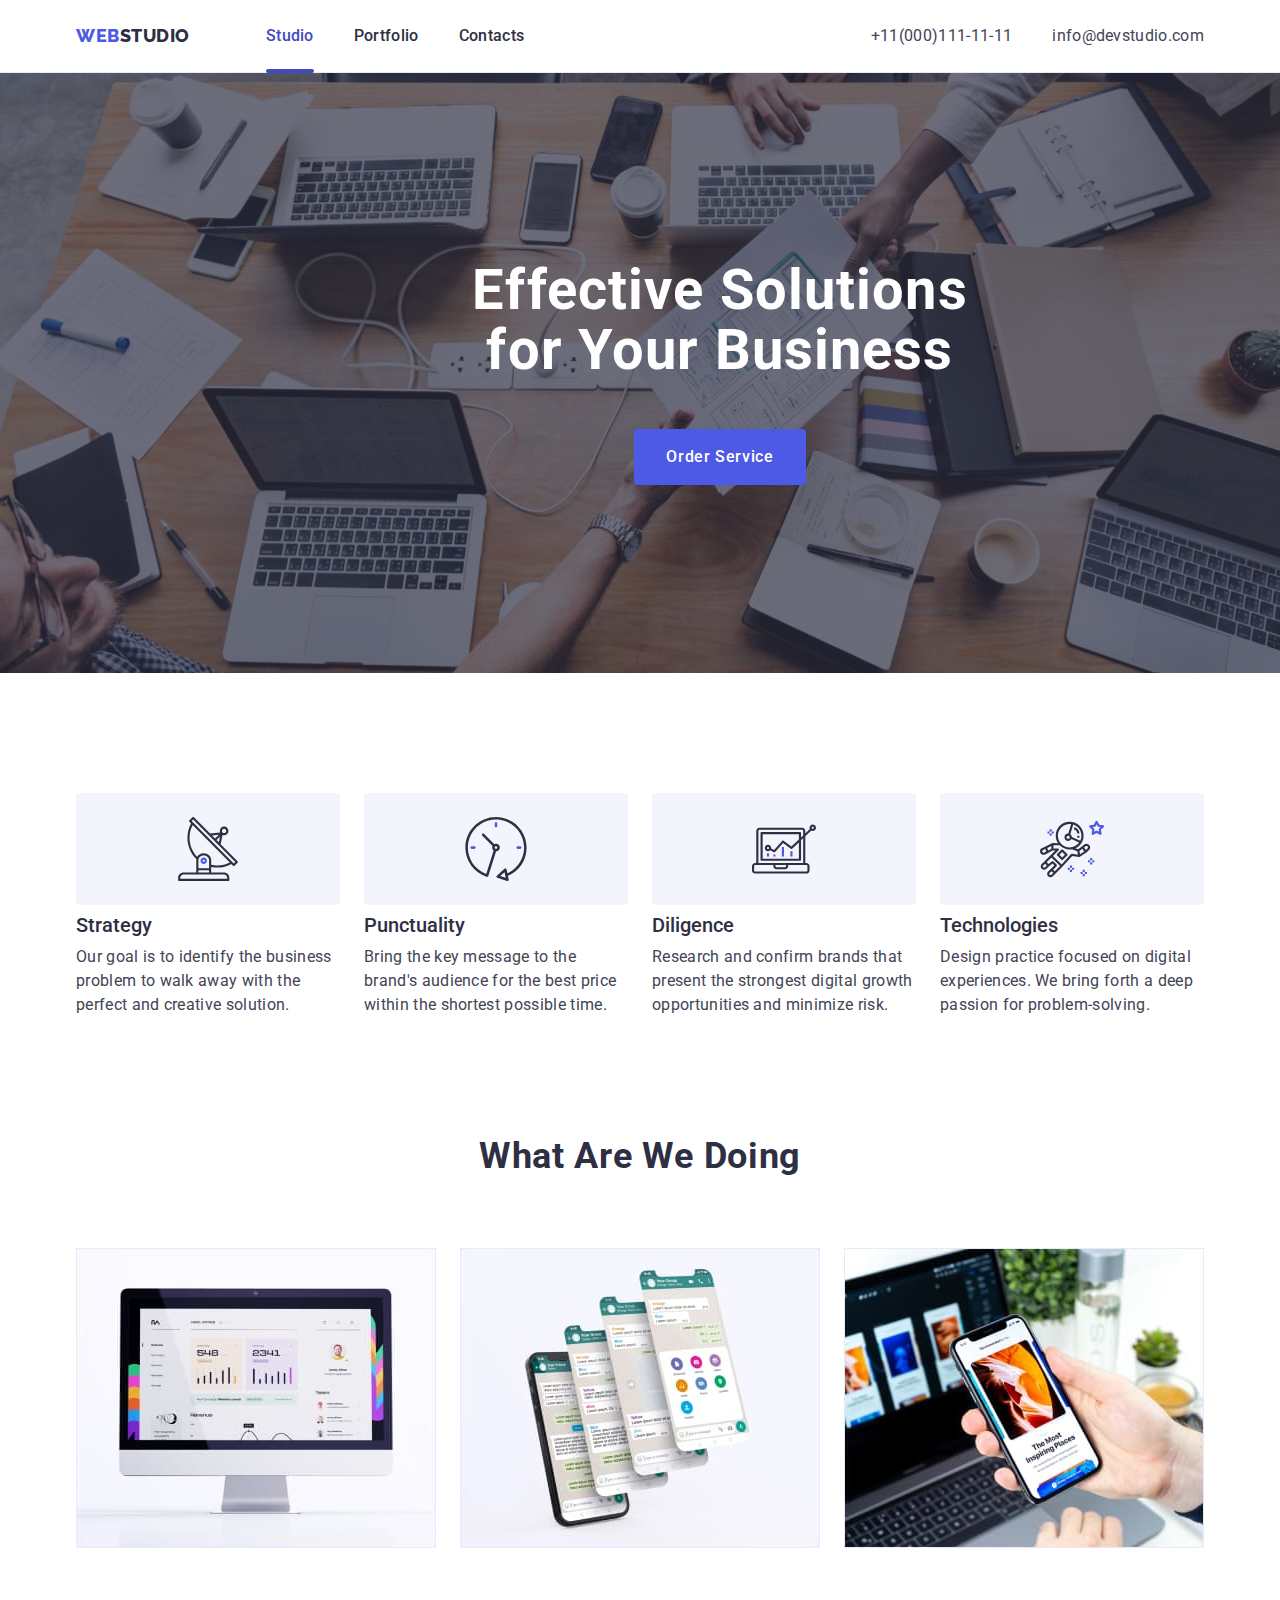
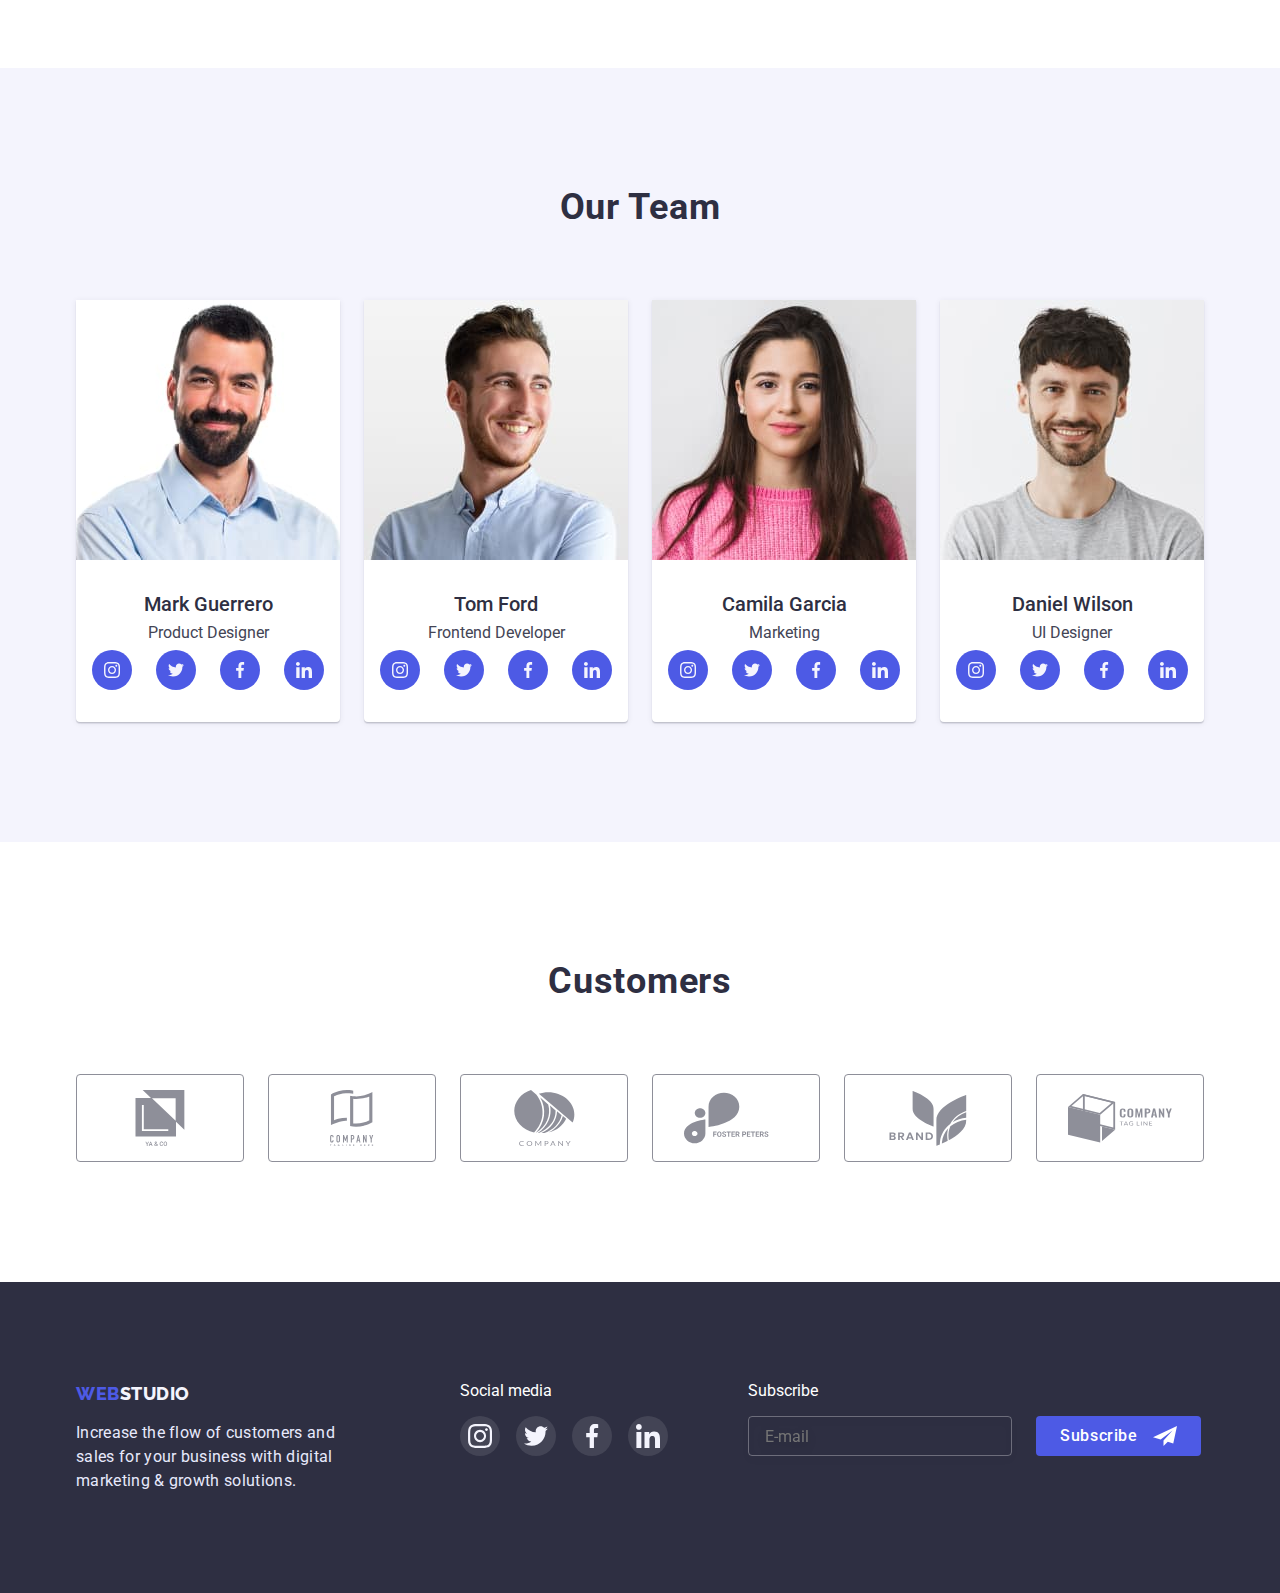
<file: index.html>
<!DOCTYPE html>
<html lang="en">
  <head>
    <meta charset="UTF-8" />
    <meta http-equiv="X-UA-Compatible" content="IE=edge" />
    <meta name="viewport" content="width=device-width, initial-scale=1.0" />
    <title>Web Studio</title>
    <!-- Modern normalize  -->
    <link
      rel="stylesheet"
      href="https://cdn.jsdelivr.net/npm/modern-normalize@1.1.0/modern-normalize.min.css"
    />
    <link rel="preconnect" href="https://fonts.googleapis.com" />
    <link rel="preconnect" href="https://fonts.gstatic.com" crossorigin />
    <link
      href="https://fonts.googleapis.com/css2?family=Raleway:wght@800&family=Roboto:wght@400;500;700;900&display=swap"
      rel="stylesheet"
    />
    <link rel="stylesheet" href="./css/styles.css" />
  </head>
  <body>
    <!-- Header section -->
    <header class="header">
      <div class="header-container container">
        <a class="header-logo-link" href="./index.html"
          ><span class="logo">WEB</span><span>STUDIO</span></a
        >
        <nav class="header-nav">
          <ul class="site-nav list">
            <li class="site-nav-item">
              <a class="header-link link-studio " href="./index.html">Studio</a>
            </li>
            <li class="site-nav-item">
              <a class="header-link" href="./portfolio.html">Portfolio</a>
            </li>
            <li class="site-nav-item">
              <a class="header-link" href="">Contacts</a>
            </li>
          </ul>
        </nav>
        <address class="header-adress">
          <ul class="adress-nav list">
            <li class="adress-nav-item">
              <a class="adress-link" href="tel:+11(000)111-11-11"
                >+11(000)111-11-11</a
              >
            </li>
            <li class="adress-nav-item">
              <a class="adress-link" href="mailto:info@devstudio.com"
                >info@devstudio.com</a
              >
            </li>
          </ul>
        </address>
      </div>
    </header>

    <!-- First section of content Hero  -->

    <main>
      <section class="hero section">
        <div class="container">
          <h1 class="hero-title">Effective Solutions for Your Business</h1>
          <button data-modal-open class="button" type="button">Order Service</button>
        </div>
      </section>

      <!-- Main section -->

      <section class="feature-section section">
        <div class="container">
          <h2 hidden>Our advantages</h2>
          <ul class="feature-list list">
            <li class="feature-list-item">
              <div class="icons-container">
                <svg class="features-icon" width="64" height="64">
                  <use href="./images/icons.svg#icon-icon1"></use>
                </svg>
              </div>
              <h3 class="section-sub-title">Strategy</h3>
              <p class="section-text">
                Our goal is to identify the business problem to walk away with
                the perfect and creative solution.
              </p>
            </li>
            <li class="feature-list-item">
              <div class="icons-container">
                <svg class="features-icon" width="64" height="64">
                  <use href="./images/icons.svg#icon-icon2"></use>
                </svg>
              </div>
              <h3 class="section-sub-title">Punctuality</h3>
              <p class="section-text">
                Bring the key message to the brand's audience for the best price
                within the shortest possible time.
              </p>
            </li>
            <li class="feature-list-item">
              <div class="icons-container">
                <svg class="features-icon" width="64" height="64">
                  <use href="./images/icons.svg#icon-icon3"></use>
                </svg>
              </div>
              <h3 class="section-sub-title">Diligence</h3>
              <p class="section-text">
                Research and confirm brands that present the strongest digital
                growth opportunities and minimize risk.
              </p>
            </li>
            <li class="feature-list-item">
              <div class="icons-container">
                <svg class="features-icon" width="64" height="64">
                  <use href="./images/icons.svg#icon-icon4"></use>
                </svg>
              </div>
              <h3 class="section-sub-title">Technologies</h3>
              <p class="section-text">
                Design practice focused on digital experiences. We bring forth a
                deep passion for problem-solving.
              </p>
            </li>
          </ul>
        </div>
      </section>

      <!-- About work section -->

      <section class="about-section section">
        <div class="container">
          <h2 class="section-title">What are we doing</h2>
          <ul class="gallery-list list">
            <li class="gallery-list-item">
              <img src="./images/work/img1.jpg" alt="website" width="360" />
            </li>
            <li class="gallery-list-item">
              <img src="./images/work/img2.jpg" alt="attachment" width="360" />
            </li>
            <li class="gallery-list-item">
              <img src="./images/work/img3.jpg" alt="aplication" width="360" />
            </li>
          </ul>
        </div>
      </section>

      <!-- About Team Group -->

      <section class="team-section section">
        <div class="container">
          <h2 class="section-title">Our Team</h2>
          <ul class="team-card list">
            <li class="team-card-item">
              <img src="./images/team/mark.jpg" alt="Mark" width="264" />
              <div class="team-wrapper">
                <h3 class="section-sub-title">Mark Guerrero</h3>
                <p class="team-text">Product Designer</p>
                <ul class="socials-list list">
                  <li class="social-item">
                    <a
                      class="socials-link link"
                      href="https://www.instagram.com/"
                      aria-label="Instagram"
                      rel="noopener noreferrer"
                      target="_blank"
                    >
                      <svg class="social-icon" width="16" height="16">
                        <use href="./images/icons.svg#icon-instagram"></use>
                      </svg>
                    </a>
                  </li>
                  <li class="social-item">
                    <a
                      class="socials-link link"
                      href="https://twitter.com/"
                      aria-label="Twitter"
                      rel="noopener noreferrer"
                      target="_blank"
                    >
                      <svg class="social-icon" width="16" height="16">
                        <use href="./images/icons.svg#icon-twitter"></use>
                      </svg>
                    </a>
                  </li>
                  <li class="social-item">
                    <a
                      class="socials-link link"
                      href="https://www.facebook.com/"
                      aria-label="Facebook"
                      rel="noopener noreferrer"
                      target="_blank"
                    >
                      <svg class="social-icon" width="16" height="16">
                        <use href="./images/icons.svg#icon-facebook"></use>
                      </svg>
                    </a>
                  </li>
                  <li class="social-item">
                    <a
                      class="socials-link link"
                      href="https://www.linkedin.com/"
                      aria-label="Linkedin"
                      rel="noopener noreferrer"
                      target="_blank"
                    >
                      <svg class="social-icon" width="16" height="16">
                        <use href="./images/icons.svg#icon-linkedin"></use>
                      </svg>
                    </a>
                  </li>
                </ul>
              </div>
            </li>
            <li class="team-card-item">
              <img src="./images/team/tom.jpg" alt="Tom" width="264" />
              <div class="team-wrapper">
                <h3 class="section-sub-title">Tom Ford</h3>
                <p class="team-text">Frontend Developer</p>
                <ul class="socials-list list">
                  <li class="social-item">
                    <a
                      class="socials-link link"
                      href="https://www.instagram.com/"
                      aria-label="Instagram"
                      rel="noopener noreferrer"
                      target="_blank"
                    >
                      <svg class="social-icon" width="16" height="16">
                        <use href="./images/icons.svg#icon-instagram"></use>
                      </svg>
                    </a>
                  </li>
                  <ul class="socials-list list">
                  <li class="social-item">
                    <a
                      class="socials-link link"
                      href="https://www.twitter.com/"
                      aria-label="Twitter"
                      rel="noopener noreferrer"
                      target="_blank"
                    >
                      <svg class="social-icon" width="16" height="16">
                        <use href="./images/icons.svg#icon-twitter"></use>
                      </svg>
                    </a>
                  </li>
                  <ul class="socials-list list">
                  <li class="social-item">
                    <a
                      class="socials-link link"
                      href="https://www.facebook.com/"
                      aria-label="Facebook"
                      rel="noopener noreferrer"
                      target="_blank"
                    >
                      <svg class="social-icon" width="16" height="16">
                        <use href="./images/icons.svg#icon-facebook"></use>
                      </svg>
                    </a>
                  </li>
                  <ul class="socials-list list">
                  <li class="social-item">
                    <a
                      class="socials-link link"
                      href="https://www.linkedin.com/"
                      aria-label="Linkedin"
                      rel="noopener noreferrer"
                      target="_blank"
                    >
                      <svg class="social-icon" width="16" height="16">
                        <use href="./images/icons.svg#icon-linkedin"></use>
                      </svg>
                    </a>
                  </li>
              </div>
            </li>
            <li class="team-card-item">
              <img src="./images/team/camila.jpg" alt="Camila" width="264" />
              <div class="team-wrapper">
                <h3 class="section-sub-title">Camila Garcia</h3>
                <p class="team-text">Marketing</p>
                <ul class="socials-list list">
                  <li class="social-item">
                    <a
                      class="socials-link link"
                      href="https://www.instagram.com/"
                      aria-label="Instagram"
                      rel="noopener noreferrer"
                      target="_blank"
                    >
                      <svg class="social-icon" width="16" height="16">
                        <use href="./images/icons.svg#icon-instagram"></use>
                      </svg>
                    </a>
                  </li><ul class="socials-list list">
                  <li class="social-item">
                    <a
                      class="socials-link link"
                      href="https://www.twitter.com/"
                      aria-label="Twitter"
                      rel="noopener noreferrer"
                      target="_blank"
                    >
                      <svg class="social-icon" width="16" height="16">
                        <use href="./images/icons.svg#icon-twitter"></use>
                      </svg>
                    </a>
                  </li><ul class="socials-list list">
                  <li class="social-item">
                    <a
                      class="socials-link link"
                      href="https://www.facebook.com/"
                      aria-label="Facebook"
                      rel="noopener noreferrer"
                      target="_blank"
                    >
                      <svg class="social-icon" width="16" height="16">
                        <use href="./images/icons.svg#icon-facebook"></use>
                      </svg>
                    </a>
                  </li><ul class="socials-list list">
                  <li class="social-item">
                    <a
                      class="socials-link link"
                      href="https://www.linkedin.com/"
                      aria-label="linkedin"
                      rel="noopener noreferrer"
                      target="_blank"
                    >
                      <svg class="social-icon" width="16" height="16">
                        <use href="./images/icons.svg#icon-linkedin"></use>
                      </svg>
                    </a>
                  </li>
              </div>
            </li>
            <li class="team-card-item">
              <img src="./images/team/daniel.jpg" alt="Daniel" width="264" />
              <div class="team-wrapper">
                <h3 class="section-sub-title">Daniel Wilson</h3>
                <p class="team-text">UI Designer</p>
                <ul class="socials-list list">
                  <li class="social-item">
                    <a
                      class="socials-link link"
                      href="https://www.instagram.com/"
                      aria-label="Instagram"
                      rel="noopener noreferrer"
                      target="_blank"
                    >
                      <svg class="social-icon" width="16" height="16">
                        <use href="./images/icons.svg#icon-instagram"></use>
                      </svg>
                    </a>
                  </li><ul class="socials-list list">
                  <li class="social-item">
                    <a
                      class="socials-link link"
                      href="https://www.twitter.com/"
                      aria-label="Twitter"
                      rel="noopener noreferrer"
                      target="_blank"
                    >
                      <svg class="social-icon" width="16" height="16">
                        <use href="./images/icons.svg#icon-twitter"></use>
                      </svg>
                    </a>
                  </li><ul class="socials-list list">
                  <li class="social-item">
                    <a
                      class="socials-link link"
                      href="https://www.facebook.com/"
                      aria-label="Facebook"
                      rel="noopener noreferrer"
                      target="_blank"
                    >
                      <svg class="social-icon" width="16" height="16">
                        <use href="./images/icons.svg#icon-facebook"></use>
                      </svg>
                    </a>
                  </li><ul class="socials-list list">
                  <li class="social-item">
                    <a
                      class="socials-link link"
                      href="https://www.linkedin.com/"
                      aria-label="linkedin"
                      rel="noopener noreferrer"
                      target="_blank"
                    >
                      <svg class="social-icon" width="16" height="16">
                        <use href="./images/icons.svg#icon-linkedin"></use>
                      </svg>
                    </a>
                  </li>
              </div>
            </li>
          </ul>
        </div>
      </section>


<!-- Customers -->


<section class="section">
  <div class="container">
<h2 class="section-title">Customers</h2>
<ul class="customers-list list">
  <li class="customers-item">
    <a class="customers-link link" href=""> 
    <svg class="customers-icon" width="104" height="56"> 
    <use href="./images/icons.svg#icon-client1"></use>
    </svg>
    </a>
  </li>
  <li class="customers-item">
    <a class="customers-link link" href=""> 
    <svg class="customers-icon" width="104" height="56"> 
    <use href="./images/icons.svg#icon-client2"></use>
    </svg>
    </a>
  </li>
  <li class="customers-item">
    <a class="customers-link link" href=""> 
    <svg class="customers-icon" width="104" height="56"> 
    <use href="./images/icons.svg#icon-client3"></use>
    </svg>
    </a>
  </li>
  <li class="customers-item">
    <a class="customers-link link" href=""> 
    <svg class="customers-icon" width="104" height="56"> 
    <use href="./images/icons.svg#icon-client4"></use>
    </svg>
    </a>
  </li>
  <li class="customers-item">
    <a class="customers-link link" href=""> 
    <svg class="customers-icon" width="104" height="56"> 
    <use href="./images/icons.svg#icon-client5"></use>
    </svg>
    </a>
  </li>
  <li class="customers-item">
    <a class="customers-link link" href=""> 
    <svg class="customers-icon" width="104" height="56"> 
    <use href="./images/icons.svg#icon-client6"></use>
    </svg>
    </a>
  </li>
  </div>
</section>
</main>

    <!-- Footer section -->

    <footer class="footer-section">
      <div class="container footer-container">
        <div class="footer-about-logo"> 
        <a class="footer-logo-link" href="./index.html"
          ><span class="logo">WEB</span><span>STUDIO</span>
        </a>
        <p class="footer-text">
          Increase the flow of customers and sales for your business with
          digital marketing &#38; growth solutions.
        </p>
      </div>
      <div class="socials-footer">
        <p>Social media</p>
        <ul class="socials-footer-list list"> 
          <li class="socials-footer-items">
            <a
                      class="socials-link-footer link"
                      href="https://www.instagram.com/"
                      aria-label="Instagram"
                      rel="noopener noreferrer"
                      target="_blank"
                    >
                      <svg class="footer-icon" width="24" height="24">
                        <use href="./images/icons.svg#icon-instagram"></use>
                      </svg>
                    </a>
          </li>
          <li class="socials-footer-items">
            <a
                      class="socials-link-footer link"
                      href="https://www.twitter.com/"
                      aria-label="Twitter"
                      rel="noopener noreferrer"
                      target="_blank"
                    >
                      <svg class="footer-icon" width="24" height="24">
                        <use href="./images/icons.svg#icon-twitter"></use>
                      </svg>
                    </a>
          </li>
          <li class="socials-footer-items">
            <a
                      class="socials-link-footer link"
                      href="https://www.facebook.com/"
                      aria-label="Facebook"
                      rel="noopener noreferrer"
                      target="_blank"
                    >
                      <svg class="footer-icon" width="24" height="24">
                        <use href="./images/icons.svg#icon-facebook"></use>
                      </svg>
                    </a>
          </li>
          <li class="socials-footer-items">
            <a
                      class="socials-link-footer link"
                      href="https://www.linkedin.com/"
                      aria-label="linkedin"
                      rel="noopener noreferrer"
                      target="_blank"
                    >
                      <svg class="footer-icon" width="24" height="24">
                        <use href="./images/icons.svg#icon-linkedin"></use>
                      </svg>
                    </a>
          </li>
        </ul>
      </div>

    
  <div class="footer-subscribe">
     <form>  
        <p class="subscribe-title">Subscribe</p> 
        <div class="subscribe-form">
            <label>  
            <input class="subscribe-form-field" type="email" name="user_mail" id="user_mail" placeholder="E-mail" />
            </label>
        <div class="subscribe-button-form">  
        <button class="subscribe-button button" type="submit"> Subscribe   
        <svg class="subscribe-icon" width="24" height="20">
            <use href="./images/icons.svg#send-icon"></use>
        </svg>
        </button>
      </div>
      </form>
      </div>
      </div>
      </div>
    </footer>
    <div class="backdrop is-hidden" data-modal>
          <div class="modal">
            <button data-modal-close class="modal-button" type="button">  
            <svg class="modal-icon" width="8" height="8">
              <use href="./images/icons.svg#modal-icon"></use> 
            </svg>
            </button>
            <strong class="modal-title">Leave your contacts and we will call you back</strong>
            <form class="order-form" name="order_form">
                <label class="order-form-label" for="user_name">Name</label>
                <div class="order-form-group">  
                    <input class="order-form-field" type="text" name="user_name" id="user_name" />
                    <svg class="order-form-icon" width="18" height="18">
                        <use href="./images/icons.svg#person-icon"></use>  
                    </svg>
                </div>
                <label class="order-form-label" for="user_phone">Phone</label>
                <div class="order-form-group">  
                    <input class="order-form-field" type="text" name="user_phone" id="user_phone" />
                      <svg class="order-form-icon" width="18" height="18">
                        <use href="./images/icons.svg#phone-icon"></use>  
                    </svg>
                </div>
                <label class="order-form-label" for="user_mail">Email</label>
                <div class="order-form-group">  
                    <input class="order-form-field" type="text" name="user_mail" id="user_mail" />
                      <svg class="order-form-icon" width="18" height="18">
                        <use href="./images/icons.svg#mail-icon"></use>  
                    </svg>
                </div>
                <label class="order-form-label" for="user_comment">Comment</label>
          <textarea class="order-form-comment" name="user_comment" id="user-comment" placeholder="Text input"></textarea>
<label class="order-form-agreement">
    <input class="order-form-checkbox" type="checkbox">
    <span class="order-form-desc">I accept the terms and conditions of the 
    <a class="order-form-link" href="">Privacy Policy</a>
    </span>
</label>

          <button class="order-form-button button" type="submit">Send</button>
            </form>
          </div>
        </div> 
    <script src="./modal.js"></script>
  </body>
</html>
</file>
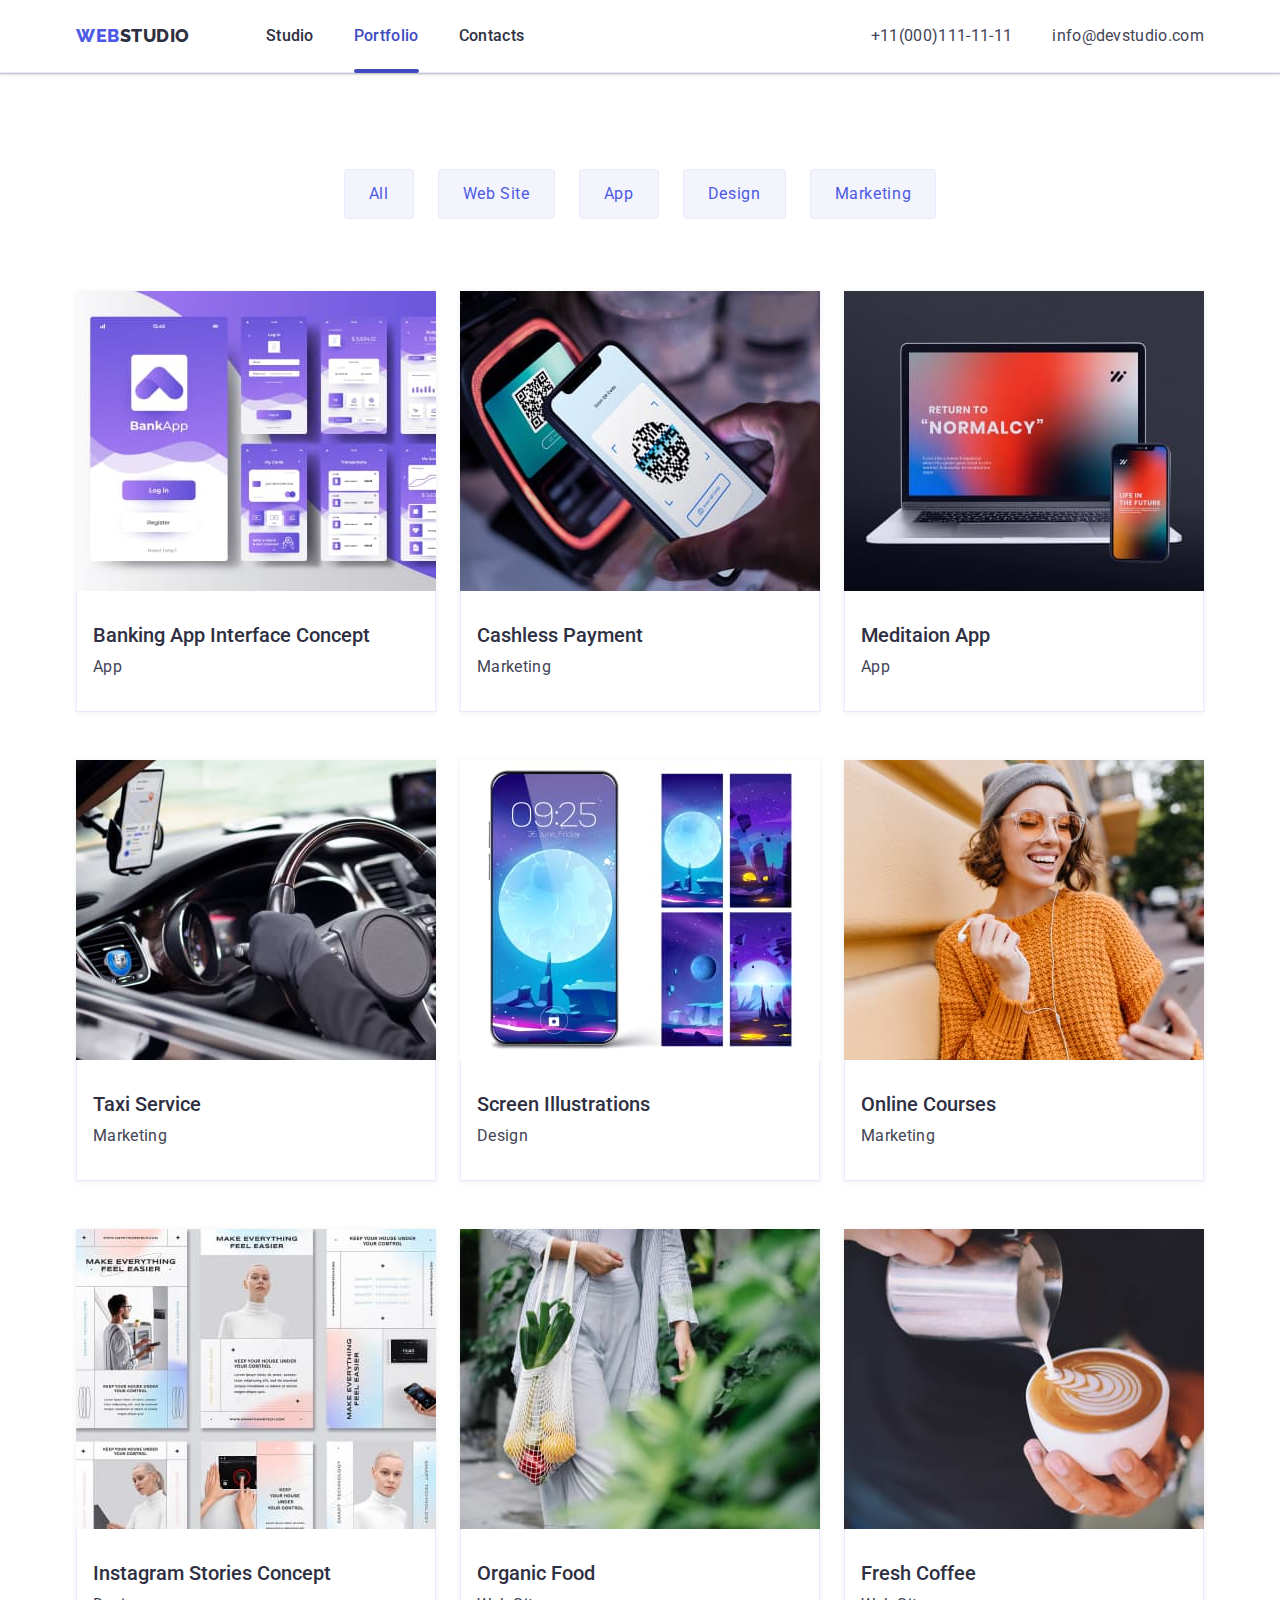
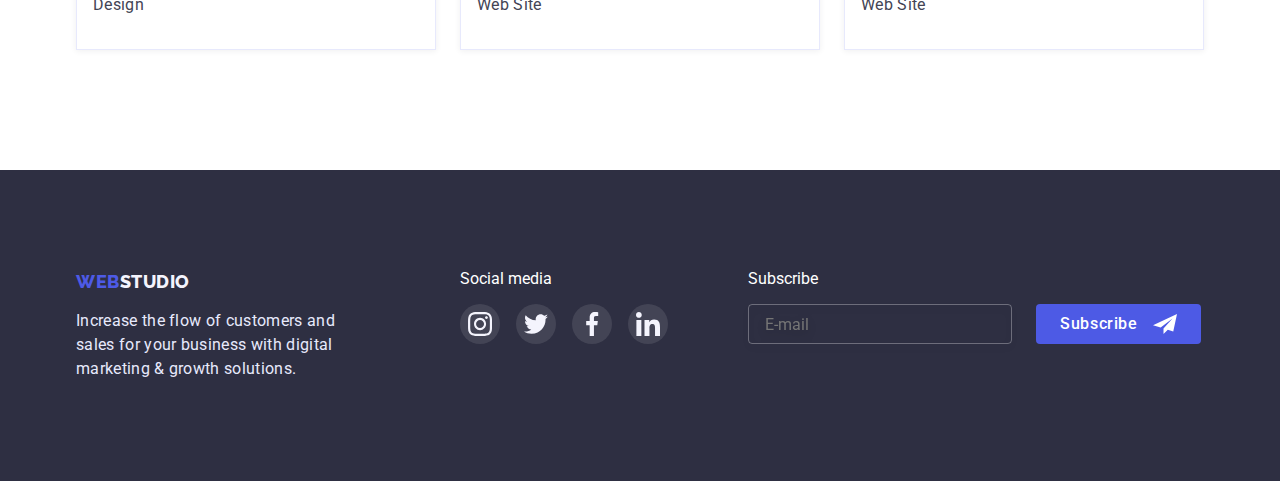
<file: portfolio.html>
<!DOCTYPE html>
<html lang="en">
  <head>
    <meta charset="UTF-8" />
    <meta http-equiv="X-UA-Compatible" content="IE=edge" />
    <meta name="viewport" content="width=device-width, initial-scale=1.0" />
    <title>Web Studio</title>
    <!-- Modern normalize -->
    <link
      rel="stylesheet"
      href="https://cdn.jsdelivr.net/npm/modern-normalize@1.1.0/modern-normalize.min.css"
    />
    <!-- Fonts -->
    <link rel="preconnect" href="https://fonts.googleapis.com" />
    <link rel="preconnect" href="https://fonts.gstatic.com" crossorigin />
    <link
      href="https://fonts.googleapis.com/css2?family=Raleway:wght@800&family=Roboto:wght@400;500;700;900&display=swap"
      rel="stylesheet"
    />
    <link rel="stylesheet" href="./css/styles.css" />
  </head>
  <body>
    <!-- Header -->
    <header class="header">
      <div class="header-container container">
        <a class="header-logo-link" href="./index.html">
          <span class="logo">WEB</span><span>STUDIO</span></a
        >
        <nav class="header-nav">
          <ul class="site-nav list">
            <li class="site-nav-item">
              <a class="header-link" href="./index.html">Studio</a>
            </li>
            <li class="site-nav-item">
              <a class="header-link link-portfolio" href="./portfolio.html"
                >Portfolio</a
              >
            </li>
            <li class="site-nav-item">
              <a class="header-link" href="">Contacts</a>
            </li>
          </ul>
        </nav>
        <address class="header-adress">
          <ul class="adress-nav list">
            <li class="adress-nav-item">
              <a class="adress-link" href="tel:+11(000)111-11-11"
                >+11(000)111-11-11</a
              >
            </li>
            <li class="adress-nav-item">
              <a class="adress-link" href="mailto:info@devstudio.com"
                >info@devstudio.com</a
              >
            </li>
          </ul>
        </address>
      </div>
    </header>

    <!-- Portfolio section -->

    <main>
      <section class="portfolio-section section">
        <div class="container">
          <!-- Hidden H1 -->
          <h1 hidden>Portfolio sections</h1>
          <ul class="btn-list list">
            <li>
              <button class="btn" type="button">All</button>
            </li>
            <li>
              <button class="btn" type="button">Web Site</button>
            </li>
            <li>
              <button class="btn" type="button">App</button>
            </li>
            <li>
              <button class="btn" type="button">Design</button>
            </li>
            <li>
              <button class="btn" type="button">Marketing</button>
            </li>
          </ul>
          <ul class="portfolio-list list">
            <li class="portfolio-list-item">
              <a class="card-link link" href="">
                <div class="project-thumb">
                  <img
                    src="./images/portfolio/project1.jpg"
                    alt="Bank app"
                    width="360"
                  />
                  <p class="overlay-card">
                    14 Stylish and User-Friendly App Design Concepts · Task
                    Manager App · Calorie Tracker App · Exotic Fruit Ecommerce
                    App · Cloud Storage App
                  </p>
                </div>
                <div class="portfolio-wrapper">
                  <h2 class="section-sub-title">
                    Banking App Interface Concept
                  </h2>
                  <p class="section-text">App</p>
                </div>
              </a>
            </li>
            <li class="portfolio-list-item">
              <a class="card-link link" href="">
                <div class="project-thumb">
                  <img
                    src="./images/portfolio/project2.jpg"
                    alt="Payment"
                    width="360"
                  />
                  <p class="overlay-card">
                    14 Stylish and User-Friendly App Design Concepts · Task
                    Manager App · Calorie Tracker App · Exotic Fruit Ecommerce
                    App · Cloud Storage App
                  </p>
                </div>
                <div class="portfolio-wrapper">
                  <h2 class="section-sub-title">Cashless Payment</h2>
                  <p class="section-text">Marketing</p>
                </div>
              </a>
            </li>
            <li class="portfolio-list-item">
              <a class="card-link link" href="">
                <div class="project-thumb">
                  <img
                    src="./images/portfolio/project3.jpg"
                    alt="Meditacion"
                    width="360"
                  />
                  <p class="overlay-card">
                    14 Stylish and User-Friendly App Design Concepts · Task
                    Manager App · Calorie Tracker App · Exotic Fruit Ecommerce
                    App · Cloud Storage App
                  </p>
                </div>
                <div class="portfolio-wrapper">
                  <h2 class="section-sub-title">Meditaion App</h2>
                  <p class="section-text">App</p>
                </div>
              </a>
            </li>
            <li class="portfolio-list-item">
              <a class="card-link link" href="">
                <div class="project-thumb">
                  <img
                    src="./images/portfolio/project4.jpg"
                    alt="Taxi"
                    width="360"
                  />
                  <p class="overlay-card">
                    14 Stylish and User-Friendly App Design Concepts · Task
                    Manager App · Calorie Tracker App · Exotic Fruit Ecommerce
                    App · Cloud Storage App
                  </p>
                </div>
                <div class="portfolio-wrapper">
                  <h2 class="section-sub-title">Taxi Service</h2>
                  <p class="section-text">Marketing</p>
                </div>
              </a>
            </li>
            <li class="portfolio-list-item">
              <a class="card-link link" href="">
                <div class="project-thumb">
                  <img
                    src="./images/portfolio/project5.jpg"
                    alt="Design"
                    width="360"
                  />
                  <p class="overlay-card">
                    14 Stylish and User-Friendly App Design Concepts · Task
                    Manager App · Calorie Tracker App · Exotic Fruit Ecommerce
                    App · Cloud Storage App
                  </p>
                </div>
                <div class="portfolio-wrapper">
                  <h2 class="section-sub-title">Screen Illustrations</h2>
                  <p class="section-text">Design</p>
                </div>
              </a>
            </li>
            <li class="portfolio-list-item">
              <a class="card-link link" href="">
                <div class="project-thumb">
                  <img
                    src="./images/portfolio/project6.jpg"
                    alt="Coursers"
                    width="360"
                  />
                  <p class="overlay-card">
                    14 Stylish and User-Friendly App Design Concepts · Task
                    Manager App · Calorie Tracker App · Exotic Fruit Ecommerce
                    App · Cloud Storage App
                  </p>
                </div>
                <div class="portfolio-wrapper">
                  <h2 class="section-sub-title">Online Courses</h2>
                  <p class="section-text">Marketing</p>
                </div>
              </a>
            </li>
            <li class="portfolio-list-item">
              <a class="card-link link" href="">
                <div class="project-thumb">
                  <img
                    src="./images/portfolio/project7.jpg"
                    alt="Instagram concept"
                    width="360"
                  />
                  <p class="overlay-card">
                    14 Stylish and User-Friendly App Design Concepts · Task
                    Manager App · Calorie Tracker App · Exotic Fruit Ecommerce
                    App · Cloud Storage App
                  </p>
                </div>
                <div class="portfolio-wrapper">
                  <h2 class="section-sub-title">Instagram Stories Concept</h2>
                  <p class="section-text">Design</p>
                </div>
              </a>
            </li>
            <li class="portfolio-list-item">
              <a class="card-link link" href="">
                <div class="project-thumb">
                  <img
                    src="./images/portfolio/project8.jpg"
                    alt="Food"
                    width="360"
                  />
                  <p class="overlay-card">
                    14 Stylish and User-Friendly App Design Concepts · Task
                    Manager App · Calorie Tracker App · Exotic Fruit Ecommerce
                    App · Cloud Storage App
                  </p>
                </div>
                <div class="portfolio-wrapper">
                  <h2 class="section-sub-title">Organic Food</h2>
                  <p class="section-text">Web Site</p>
                </div>
              </a>
            </li>
            <li class="portfolio-list-item">
              <a class="card-link link" href="">
                <div class="project-thumb">
                  <img
                    src="./images/portfolio/project9.jpg"
                    alt="Coffee"
                    width="360"
                  />
                  <p class="overlay-card">
                    14 Stylish and User-Friendly App Design Concepts · Task
                    Manager App · Calorie Tracker App · Exotic Fruit Ecommerce
                    App · Cloud Storage App
                  </p>
                </div>
                <div class="portfolio-wrapper">
                  <h2 class="section-sub-title">Fresh Coffee</h2>
                  <p class="section-text">Web Site</p>
                </div>
              </a>
            </li>
          </ul>
        </div>
      </section>
    </main>

    <!-- Footer -->

    <footer class="footer-section section">
      <div class="container footer-container">
        <div class="footer-about-logo">
          <a class="footer-logo-link" href="./index.html"
            ><span class="logo">WEB</span><span>STUDIO</span>
          </a>
          <p class="footer-text">
            Increase the flow of customers and sales for your business with
            digital marketing &#38; growth solutions.
          </p>
        </div>
        <div class="socials-footer">
          <p>Social media</p>
          <ul class="socials-footer-list list">
            <li class="socials-footer-items">
              <a
                class="socials-link-footer link"
                href="https://www.instagram.com/"
                aria-label="Instagram"
                rel="noopener noreferrer"
                target="_blank"
              >
                <svg class="footer-icon" width="24" height="24">
                  <use href="./images/icons.svg#icon-instagram"></use>
                </svg>
              </a>
            </li>
            <li class="socials-footer-items">
              <a
                class="socials-link-footer link"
                href="https://www.twitter.com/"
                aria-label="Twitter"
                rel="noopener noreferrer"
                target="_blank"
              >
                <svg class="footer-icon" width="24" height="24">
                  <use href="./images/icons.svg#icon-twitter"></use>
                </svg>
              </a>
            </li>
            <li class="socials-footer-items">
              <a
                class="socials-link-footer link"
                href="https://www.facebook.com/"
                aria-label="Facebook"
                rel="noopener noreferrer"
                target="_blank"
              >
                <svg class="footer-icon" width="24" height="24">
                  <use href="./images/icons.svg#icon-facebook"></use>
                </svg>
              </a>
            </li>
            <li class="socials-footer-items">
              <a
                class="socials-link-footer link"
                href="https://www.linkedin.com/"
                aria-label="linkedin"
                rel="noopener noreferrer"
                target="_blank"
              >
                <svg class="footer-icon" width="24" height="24">
                  <use href="./images/icons.svg#icon-linkedin"></use>
                </svg>
              </a>
            </li>
          </ul>
        </div>
        <form>  
        <div class="footer-subscribe">
          <p class="subscribe-title">Subscribe</p>
          <div class="subscribe-form">
            <label class="subscribe-form-label">
              <input
                class="subscribe-form-field"
                type="text"
                name="user_mail"
                id="user_mail"
                placeholder="E-mail"
              />
            </label>
            <div class="subscribe-button-form">
              <button class="subscribe-button button" type="submit">
                Subscribe
                <svg class="subscribe-icon" width="24" height="20">
                  <use href="./images/icons.svg#send-icon"></use>
                </svg>
              </button>
            </div>
            </form>
          </div>
        </div>
      </div>
    </footer>
  </body>
</html>
</file>
<file: css/styles.css>
/**
  |============================
  | Styles for WEBSTUDIO page 
  |============================
*/
/* цвет основного текста #2E2F42 */
/* вторичный цвет текста  #434455 */
/* белый цвет #FFFFFF */
/* светлый цвет для лого #F4F4FD */
/* светлый цвет в футере #E7E9FC */
/* акцент на кнопке #4D5AE5 */

html {
  box-sizing: border-box;
}
*,
*::before,
*::after {
  box-sizing: inherit;
}
:root {
  --logo-color: #4d5ae5;
  --hover-color: #404bbf;
  --text-color: #434455;
  --title-text-color: #2e2f42;
  --accent-color: #4d5ae5;
  --white-color: #ffffff;
  --logo-light-color: #f4f4fd;
  --footer-color: #e7e9fc;
  --backgroind-color: #2e2f42;
  --color-light: #f4f4fd;
  --button-color: #404bbf;
  --border-color: #8e8f99;
  --hover-color-icons: #31d0aa;
  --background-color-footer: rgba(255, 255, 255, 0.1);
  --backdrop-color: rgba(46, 47, 66, 0.4);
  --modal-color: #fcfcfc;
  --modal-button: #e7e9fc;
  --form-text: rgba(117, 117, 117, 0.5);
  --text-color-form: #757575;

  /* Others */

  --indent: 24px;
  --items1: 3;
  --items2: 4;
  --items3: 2;
}

body {
  background-color: var(--white-color);
  color: var(--text-color);
  font-family: "Roboto";
  font-size: 16px;
  margin: 0;
}
img {
  display: block;
  max-width: 100%;
  height: auto;
}

h1,
h2,
h3,
h4,
h5,
h6,
p,
ul {
  margin: 0;
}
.list {
  padding: 0;
  margin: 0;
  list-style-type: none;
}
.container {
  max-width: 1158px;
  padding-left: 15px;
  padding-right: 15px;
  margin: 0 auto;
  /* outline: 2px solid red; */
}

.section {
  padding-top: 120px;
  padding-bottom: 120px;
}

/* Header section */
/* Styles logo */
.header {
  border-bottom: 1px solid #e7e9fc;
  box-shadow: 0px 2px 1px rgba(46, 47, 66, 0.08),
    0px 1px 1px rgba(46, 47, 66, 0.16), 0px 1px 6px rgba(46, 47, 66, 0.08);
}
.header-container {
  display: flex;
  align-items: center;
}
.header-logo-link {
  font-family: "Raleway";
  font-weight: 800;
  font-size: 18px;
  line-height: 1.3;
  letter-spacing: 0.03em;
  text-transform: uppercase;
  color: var(--title-text-color);
  text-decoration: none;
  margin-right: 76px;
}

.logo {
  color: var(--logo-color);
}

/* Styles Header list */
.list {
  list-style-type: none;
}
.site-nav-item {
  position: relative;
}
.header-link {
  padding-top: 24px;
  padding-bottom: 24px;
  display: block;
  color: var(--title-text-color);
  text-decoration: none;
  font-weight: 500;
  line-height: 1.5;
  letter-spacing: 0.02em;
  transition-property: color;
  transition-duration: 250ms;
  transition-timing-function: cubic-bezier(0.4, 0, 0.2, 1);
}
.link-portfolio::after {
  bottom: -1px;
  position: absolute;
  content: "";
  display: block;
  width: 100%;
  height: 4px;
  background-color: var(--hover-color);
  border-radius: 2px;
}
.link-studio,
.link-portfolio {
  color: var(--hover-color);
}
.link-studio::after {
  bottom: -1px;
  position: absolute;
  content: "";
  display: block;
  width: 100%;
  height: 4px;
  background-color: var(--hover-color);
  border-radius: 2px;
}

.header-link:hover,
.header-link:focus {
  color: var(--hover-color);
}
.header-nav {
  margin-right: auto;
}
.site-nav {
  display: flex;
  gap: 40px;
}

/* .site-nav-item:not(:last-child) {
  /* margin-right: 40px; */

/* Styles adress */
.adress-nav {
  display: flex;
  align-items: center;
  gap: 40px;
}
/* .adress-nav-item:not(:last-child) {
  margin-right: 40px;
} */
.adress-link {
  font-style: normal;
  line-height: 1.5;
  letter-spacing: 0.02em;
  color: var(--text-color);
  text-decoration: none;
  padding-top: 24px;
  padding-bottom: 24px;
  transition-property: color;
  transition-duration: 250ms;
  transition-timing-function: cubic-bezier(0.4, 0, 0.2, 1);
}

.adress-link:hover,
.adress-link:focus {
  color: var(--hover-color);
}

/* Hero section */
.hero {
  text-align: center;
  background-color: var(--backgroind-color);
  padding-top: 188px;
  padding-bottom: 188px;
  background-image: linear-gradient(
      rgba(46, 47, 66, 0.7),
      rgba(46, 47, 66, 0.7)
    ),
    url(../images/hero/hero.jpg);
  background-repeat: no-repeat;
  background-size: cover;
  width: 1440px;
  margin: 0 auto;
}
.hero-title {
  margin: 0 auto;
  margin-bottom: 48px;
  color: var(--white-color);
  font-size: 56px;
  line-height: 1.07;
  letter-spacing: 0.02em;
  max-width: 498px;
  text-align: center;
}

/* Button */
.button {
  display: inline-block;
  padding: 16px 32px;
  font-weight: 500;
  font-size: 16px;
  line-height: 1.5;
  align-items: center;
  letter-spacing: 0.04em;
  color: var(--white-color);
  background-color: var(--accent-color);
  cursor: pointer;
  border: none;
  border-radius: 4px;
  transition-property: background-color;
  transition-duration: 250ms;
  transition-timing-function: cubic-bezier(0.4, 0, 0.2, 1);
}
.button:hover,
.button:focus {
  background-color: var(--button-color);
}

/* Main section */
/* Section features */
.feature-section {
  padding-bottom: 0;
}
.feature-list {
  display: flex;
  gap: var(--indent);
}

/* --indent: 24px;
  --items1: 3;
  --items2: 4; */

.feature-list-item {
  flex-basis: calc((100% - (var(--indent) * var(--items1))) / var(--items2));
}
.icons-container {
  height: 112px;
  display: flex;
  justify-content: center;
  align-items: center;
  background-color: var(--color-light);
  border-radius: 4px;
  margin-bottom: 8px;
}
/* .features-icon {
  width: 64px;
  height: 64px;
} */
/* .feature-list-item:not(:last-child) {
  margin-right: 24px;
} */

.section-sub-title {
  margin-top: 0;
  margin-bottom: 8px;
  color: var(--title-text-color);
  font-weight: 500;
  font-size: 20px;
  line-height: 1.2;
}
.section-text {
  margin-top: 8px;
  font-variant: var(--text-color);
  line-height: 1.5;
  letter-spacing: 0.02em;
}

.gallery-list {
  display: flex;
  gap: var(--indent);
}
/* --indent: 24px;
  --items1: 3;
  --items2: 4; */
.gallery-list-item {
  flex-basis: calc((100% - (var(--indent) * var(--items3))) / var(--items1));
}
/* .gallery-list-item:not(:last-child) {
  margin-right: 24px;
} */

/* About work section */
.section-title {
  font-size: 36px;
  line-height: 1.1;
  text-align: center;
  letter-spacing: 0.02em;
  text-transform: capitalize;
  color: var(--title-text-color);
  margin-bottom: 72px;
}
.team-card {
  display: flex;
  align-items: center;
  gap: var(--indent);
}
/* --indent: 24px;
  --items1: 3;
  --items2: 4;
  --items3: 2; */
.team-card-item {
  border: 0, 5px solid var(--color-light);
  background: var(--white-color);
  border-radius: 0px 0px 4px 4px;
  box-shadow: 0px 1px 6px rgba(46, 47, 66, 0.08),
    0px 1px 1px rgba(46, 47, 66, 0.16), 0px 2px 1px rgba(46, 47, 66, 0.08);
  flex-basis: calc((100% - (var(--indent) * var(--items1))) / var(--items2));
}
/* .team-card-item:not(:last-child) {
  margin-right: 24px;
} */
/* .list > .item {
  padding-top: 72px;
} */
/* About team section */
.team-section {
  background: var(--color-light);
}
.team-text {
  margin-top: 8px;
  margin-bottom: 8px;
  text-align: center;
}
.team-wrapper {
  padding-top: 32px;
  padding-right: 16px;
  padding-bottom: 32px;
  padding-left: 16px;
  text-align: center;
}
.section-work {
  padding-bottom: 120px;
}
.team-work {
  background-color: var(--color-light);
  padding-bottom: 120px;
}

.socials-list {
  display: flex;
  justify-content: center;
  gap: 24px;
}
.socials-link {
  display: flex;
  align-items: center;
  justify-content: center;
  width: 40px;
  height: 40px;
  background-color: var(--accent-color);
  border-radius: 50%;
  transition-property: background-color;
  transition-duration: 250ms;
  transition-timing-function: cubic-bezier(0.4, 0, 0.2, 1);
}
.social-icon {
  fill: currentColor;
  height: 16px;
}
.socials-link:hover,
.socials-link:focus {
  background-color: var(--hover-color);
}

.customers-list {
  display: flex;
  gap: 24px;
  margin-top: 72px;
}
.customers-link {
  display: flex;
  align-items: center;
  justify-content: center;
  width: 168px;
  height: 88px;
  border: 1px solid var(--border-color);
  border-radius: 4px;
  fill: var(--border-color);
  transition-property: border, fill;
  transition-duration: 250ms;
  transition-timing-function: cubic-bezier(0.4, 0, 0.2, 1);
}

.customers-icon {
  height: 56px;
}
.customers-link:hover,
.customers-link:focus {
  border: 1px solid var(--hover-color);
  fill: var(--hover-color);
}
/* Footer */

.footer-section {
  background-color: var(--backgroind-color);
}
.footer-container {
  display: flex;
}

.footer-logo-link {
  font-family: "Raleway";
  font-style: normal;
  font-weight: 800;
  font-size: 18px;
  line-height: 1.2;
  letter-spacing: 0.03em;
  text-transform: uppercase;
  color: var(--color-light);
  text-decoration: none;
}
.footer-text {
  color: var(--footer-color);
  line-height: 1.5;
  letter-spacing: 0.02em;
  margin-top: 16px;
}
.socials-footer {
  margin-left: 120px;

  color: var(--white-color);
}
.socials-footer-list {
  display: flex;
  gap: 16px;
  align-items: center;
  padding-top: 16px;
}
/* .footer-icon {
  width: 24px;
  height: 24px;
} */
.socials-link-footer {
  display: flex;
  justify-content: center;
  align-items: center;
  width: 40px;
  height: 40px;
  border-radius: 50%;
  background-color: var(--background-color-footer);
  transition-property: background-color;
  transition-duration: 250ms;
  transition-timing-function: cubic-bezier(0.4, 0, 0.2, 1);
}

.socials-link-footer:hover,
.socials-link-footer:focus {
  background-color: var(--hover-color-icons);
}

/**
  |============================
  | Styles for Portfolio page
  |============================
*/

/* Portfolio section */

.btn {
  color: var(--accent-color);
  font-size: 16px;
  line-height: 1.5;
  letter-spacing: 0.04em;
  background: var(--color-light);
  cursor: pointer;
  border: none;
  padding-top: 12px;
  padding-right: 24px;
  padding-bottom: 12px;
  padding-left: 24px;
  border: 1px solid var(--footer-color);
  border-radius: 4px;
  transition-property: background-color, color, box-shadow;
  transition-duration: 250ms;
  transition-timing-function: cubic-bezier(0.4, 0, 0.2, 1);
}

/* Hover/focus */
.btn:focus,
.btn:hover {
  background-color: var(--hover-color);
  color: var(--white-color);
  box-shadow: 0px 3px 1px rgba(0, 0, 0, 0.1), 0px 2px 1px rgba(0, 0, 0, 0.08),
    0px 2px 2px rgba(0, 0, 0, 0.12);
}
.btn-list {
  display: flex;
  gap: 24px;
  margin-bottom: 72px;
  justify-content: center;
}
/* Portfolio */
.portfolio-section {
  padding-top: 96px;
}
.portfolio-list {
  display: flex;
  flex-wrap: wrap;
  gap: 48px var(--indent);
}
.portfolio-wrapper {
  padding-top: 32px;
  padding-bottom: 32px;
  padding-left: 16px;
  border: 1px solid var(--footer-color);
  border-top: none;
}

.portfolio-list-item {
  flex-basis: calc((100% - (var(--indent) * var(--items3))) / var(--items1));
  box-shadow: 0px 1px 6px rgba(46, 47, 66, 0.08);
}
.card-link {
  text-decoration: none;
  color: currentColor;
  transition-property: box-shadow;
  transition-duration: 250ms;
  transition-timing-function: cubic-bezier(0.4, 0, 0.2, 1);
}
.card-link:hover,
.card-link:focus {
  box-shadow: 0px 1px 6px rgba(46, 47, 66, 0.08),
    0px 1px 1px rgba(46, 47, 66, 0.16), 0px 2px 1px rgba(46, 47, 66, 0.08);
  display: block;
}
.project-thumb {
  position: relative;
  overflow: hidden;
}
.overlay-card {
  position: absolute;
  top: 0;
  left: 0;
  width: 100%;
  height: 100%;
  transform: translate(0, 100%);
  background-color: var(--accent-color);
  color: var(--color-light);
  line-height: 1.5;
  font-size: 16px;
  letter-spacing: 0.02em;
  padding-left: 32px;
  padding-top: 40px;
  transition-property: transform;
  transition-duration: 250ms;
  transition-timing-function: cubic-bezier(0.4, 0, 0.2, 1);
}

.card-link:hover .overlay-card,
.card-link:focus .overlay-card {
  transform: translate(0, 0);
}

/* Footer */
.footer-section {
  background-color: var(--backgroind-color);
  padding-top: 100px;
  padding-bottom: 100px;
}

.footer-logo-link {
  font-family: "Raleway";
  font-weight: 800;
  font-size: 18px;
  line-height: 1.3;
  letter-spacing: 0.03em;
  text-transform: uppercase;
  color: var(--color-light);
  text-decoration: none;
}
.footer-text {
  display: block;
  line-height: 1.5;
  letter-spacing: 0.02em;
  color: var(--footer-color);
  width: 264px;
}

/* Subscribe form */

.footer-subscribe {
  margin-left: 80px;
}

.subscribe-title {
  color: var(--white-color);
  margin-bottom: 16px;
}

.subscribe-form-field {
  width: 264px;
  height: 40px;
  padding-left: 16px;
  border: 1px solid rgba(255, 255, 255, 0.3);
  filter: drop-shadow(0px 4px 4px rgba(0, 0, 0, 0.15));
  border-radius: 4px;
  background-color: transparent;
  color: var(--white-color);
}
.subscribe-form {
  display: flex;
}
.subscribe-button {
  display: flex;
  margin-left: 24px;
  padding: 8px 24px 8px 24px;
  width: 165px;
  height: 40px;
  text-align: center;
  align-items: center;
  font-weight: 500;
  font-size: 16px;
  border-radius: 4px;
  gap: 16px;
}
.subscribe-button-form {
  position: relative;
}
.subscribe-icon {
  position: absolute;
  top: 50%;
  right: 24px;
  transform: translateY(-50%);
}

/* Modal icon */

.backdrop {
  position: fixed;
  top: 0;
  left: 0;
  width: 100%;
  height: 100%;
  background-color: var(--backdrop-color);
  opacity: 1;
  transition-property: opacity, visibility;
  transition-duration: 250ms;
  transition-timing-function: cubic-bezier(0.4, 0, 0.2, 1);
}
.backdrop.is-hidden {
  opacity: 0;
  pointer-events: none;
  visibility: hidden;
}
.backdrop.is-hidden .modal {
  transform: translate(-50%, -50%) scale(0.9);
}
.modal {
  position: absolute;
  top: 50%;
  left: 50%;
  padding: 72px 24px 24px 24px;
  background-color: var(--modal-color);
  width: 408px;
  border-radius: 4px;
  box-shadow: 0px 1px 1px rgba(0, 0, 0, 0.14), 0px 1px 3px rgba(0, 0, 0, 0.12),
    0px 2px 1px rgba(0, 0, 0, 0.2);
  transform: translate(-50%, -50%) scale(1);
  transition-property: transform;
  transition-duration: 250ms;
  transition-timing-function: cubic-bezier(0.4, 0, 0.2, 1);
}
.modal-button {
  display: flex;
  position: absolute;
  align-items: center;
  justify-content: center;
  position: absolute;
  padding: 0;
  top: 24px;
  right: 24px;
  width: 24px;
  height: 24px;
  background-color: var(--modal-button);
  border: 1px solid rgba(0, 0, 0, 0.1);
  border-radius: 50%;
  transition-property: background-color;
  transition-duration: 250ms;
  transition-timing-function: cubic-bezier(0.4, 0, 0.2, 1);
}
.modal-button:hover,
.modal-button:focus {
  background-color: var(--accent-color);
}
.modal-icon {
  transition-property: fill;
  transition-duration: 250ms;
  transition-timing-function: cubic-bezier(0.4, 0, 0.2, 1);
}
.modal-button:hover .modal-icon,
.modal-button:focus .modal-icon {
  fill: var(--white-color);
}
.modal-title {
  display: block;
  margin-bottom: 14px;
  font-size: 16px;
  text-align: center;
  letter-spacing: 0.02em;
  line-height: 1.5;
  font-weight: 500;
  color: var(--title-text-color);
}
.order-form-label {
  display: block;
  margin-bottom: 4px;
  font-size: 12px;
  color: var(--border-color);
}

.order-form-group {
  margin-bottom: 8px;
  position: relative;
}
.order-form-field {
  display: block;
  width: 100%;
  height: 40px;
  padding-left: 38px;
  border: 1px solid rgba(33, 33, 33, 0.2);
  border-radius: 4px;
  outline: transparent;
  transition-property: border-color;
  transition-duration: 250ms;
  transition-timing-function: cubic-bezier(0.4, 0, 0.2, 1);
}

.order-form-field:focus {
  border-color: var(--accent-color);
}

.order-form-comment {
  display: block;
  width: 100%;
  height: 120px;
  padding: 8px 16px;
  color: var(--form-text);
  letter-spacing: 0.04em;
  font-size: 12px;
  border: 1px solid rgba(33, 33, 33, 0.2);
  border-radius: 4px;
  outline: transparent;
  transition-property: border-color, border;
  transition-duration: 250ms;
  transition-timing-function: cubic-bezier(0.4, 0, 0.2, 1);
  resize: none;
  margin-bottom: 16px;
}

.order-form-comment:focus {
  border-color: var(--accent-color);
  border: 1px solid var(--accent-color);
}

.order-form-icon {
  position: absolute;
  top: 50%;
  transform: translateY(-50%);
  left: 19px;
  pointer-events: none;
  transition-property: fill;
  transition-duration: 250ms;
  transition-timing-function: cubic-bezier(0.4, 0, 0.2, 1);
}

.order-form-field:focus + .order-form-icon {
  fill: var(--accent-color);
}

.order-form-agreement {
  display: flex;
  align-items: center;
  justify-content: center;
  gap: 8px;
  margin-bottom: 24px;
}

.order-form-desc {
  font-size: 12px;
  line-height: 1.3;
  letter-spacing: 0.04em;
  color: var(--text-color-form);
}

.order-form-link {
  color: var(--accent-color);
  text-decoration: underline;
}

.order-form-checkbox {
  appearance: none;
  width: 16px;
  height: 16px;
  border: 1.25px solid var(--backgroind-color);
  border-radius: 2px;
  background-image: url("data:image/svg+xml,%3Csvg width='10' height='8' viewBox='0 0 10 8' fill='none' xmlns='http://www.w3.org/2000/svg'%3E%3Cpath d='M8.44558 0.255056C8.61838 0.089653 8.84834 -0.00178848 9.08693 2.65108e-05C9.32551 0.0018415 9.55407 0.0967713 9.72436 0.264784C9.89466 0.432797 9.99337 0.660752 9.99968 0.900549C10.006 1.14034 9.91939 1.37323 9.75816 1.55005L4.86357 7.70436C4.7794 7.79551 4.67782 7.86865 4.5649 7.91942C4.45198 7.97018 4.33003 7.99754 4.20636 7.99984C4.08268 8.00214 3.95981 7.97935 3.8451 7.93282C3.73038 7.88629 3.62618 7.81698 3.53872 7.72903L0.292827 4.46564C0.202435 4.38096 0.129933 4.27884 0.0796475 4.16537C0.0293621 4.05191 0.00232279 3.92942 0.000143182 3.80522C-0.00203643 3.68102 0.0206883 3.55765 0.0669613 3.44248C0.113234 3.3273 0.182108 3.22267 0.269473 3.13483C0.356838 3.047 0.460905 2.97775 0.575465 2.93123C0.690026 2.88471 0.812734 2.86186 0.936267 2.86405C1.0598 2.86624 1.18163 2.89343 1.29449 2.94398C1.40734 2.99454 1.50892 3.06743 1.59315 3.15831L4.16189 5.73967L8.42227 0.28219C8.42994 0.272694 8.43813 0.263635 8.4468 0.255056H8.44558Z' fill='%23fff'/%3E%3C/svg%3E%0A");
  background-repeat: no-repeat;
  background-position: center;
}

.order-form-checkbox:checked {
  background-color: var(--button-color);
  border-color: var(--button-color);
}

.order-form-button {
  display: block;
  margin-left: auto;
  margin-right: auto;
  width: 169px;
  height: 56px;
}
</file>
